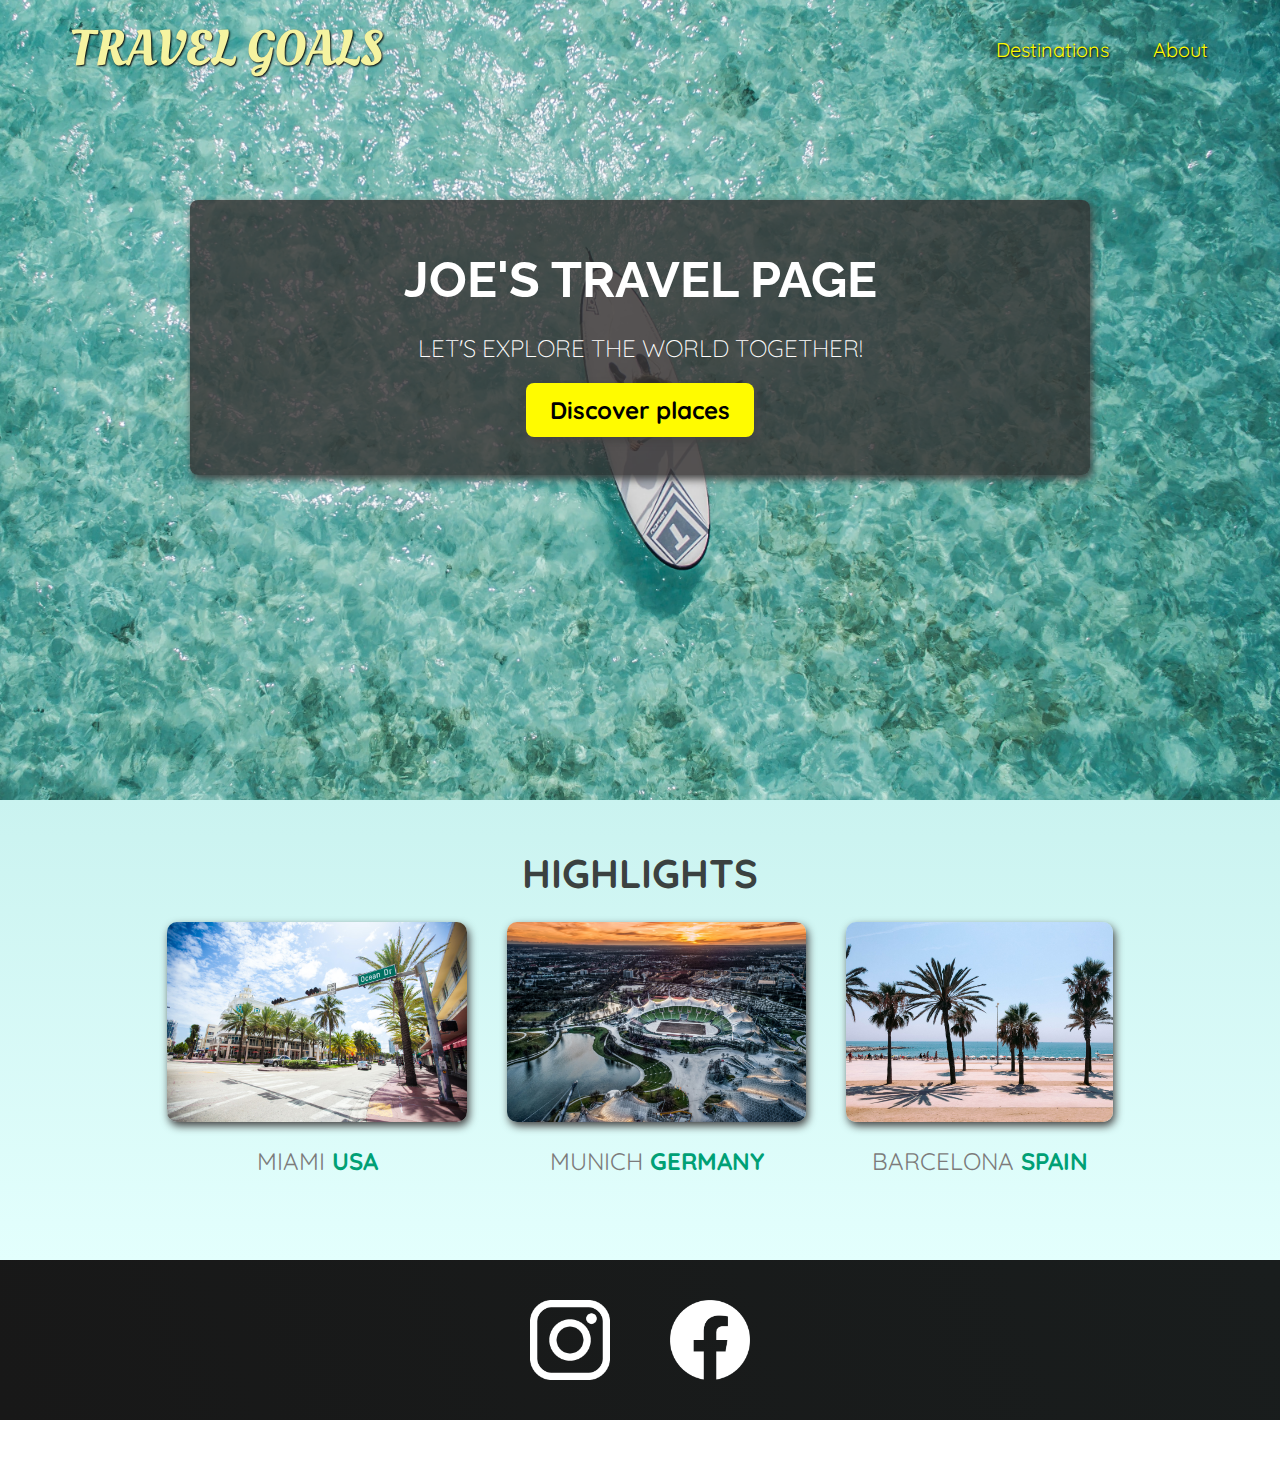
<file: index.html>
<!DOCTYPE html>
<html lang="en">
  <head>
    <meta charset="UTF-8" />
    <meta name="viewport" content="width=device-width, initial-scale=1.0" />
    <link
      href="https://fonts.googleapis.com/css2?family=Raleway:wght@700&family=Oleo+Script:wght@700&family=Quicksand:wght@300;500;700&display=swap"
      rel="stylesheet"
    />
    <link rel="stylesheet" href="/css/shared.css" />
    <link rel="stylesheet" href="/css/styles.css" />
    <title>Travel Goals</title>
  </head>
  <body>
    <header>
      <div id="page-logo">
        <a href="/index.html">Travel Goals</a>
      </div>
      <nav>
        <ul>
          <li><a href="/places.html">Destinations</a></li>
          <li><a href="">About</a></li>
        </ul>
      </nav>
    </header>
    <main>
      <section id="hero">
        <div id="hero-content">
          <h1>Joe's Travel Page</h1>
          <p>Let's explore the world together!</p>
          <a href="/places.html">Discover places</a>
        </div>
      </section>
      <section id="highlights">
        <h2>Highlights</h2>
        <ul id="destinations">
          <li class="destination">
            <img
              src="/images/places/miami.jpg"
              alt="Miami streets on a sunny day"
            />
            <p>Miami <strong>USA</strong></p>
          </li>
          <li class="destination">
            <img
              src="/images/places/munich.jpg"
              alt="Munich football stadium in winter"
            />
            <p>Munich <strong>Germany</strong></p>
          </li>
          <li class="destination">
            <img
              src="/images/places/barcelona.jpg"
              alt="Barcelona beach in summer"
            />
            <p>Barcelona <strong>Spain</strong></p>
          </li>
        </ul>
      </section>
    </main>
    <footer>
      <ul>
        <li>
          <a href="https://www.instagram.com"
            ><img src="/images/icons/insta.png" alt="Instagram Icon"
          /></a>
        </li>
        <li>
          <a href="https://www.facebook.com"
            ><img src="/images/icons/facebook.png" alt="Facebook icon"
          /></a>
        </li>
      </ul>
    </footer>
  </body>
</html>
</file>
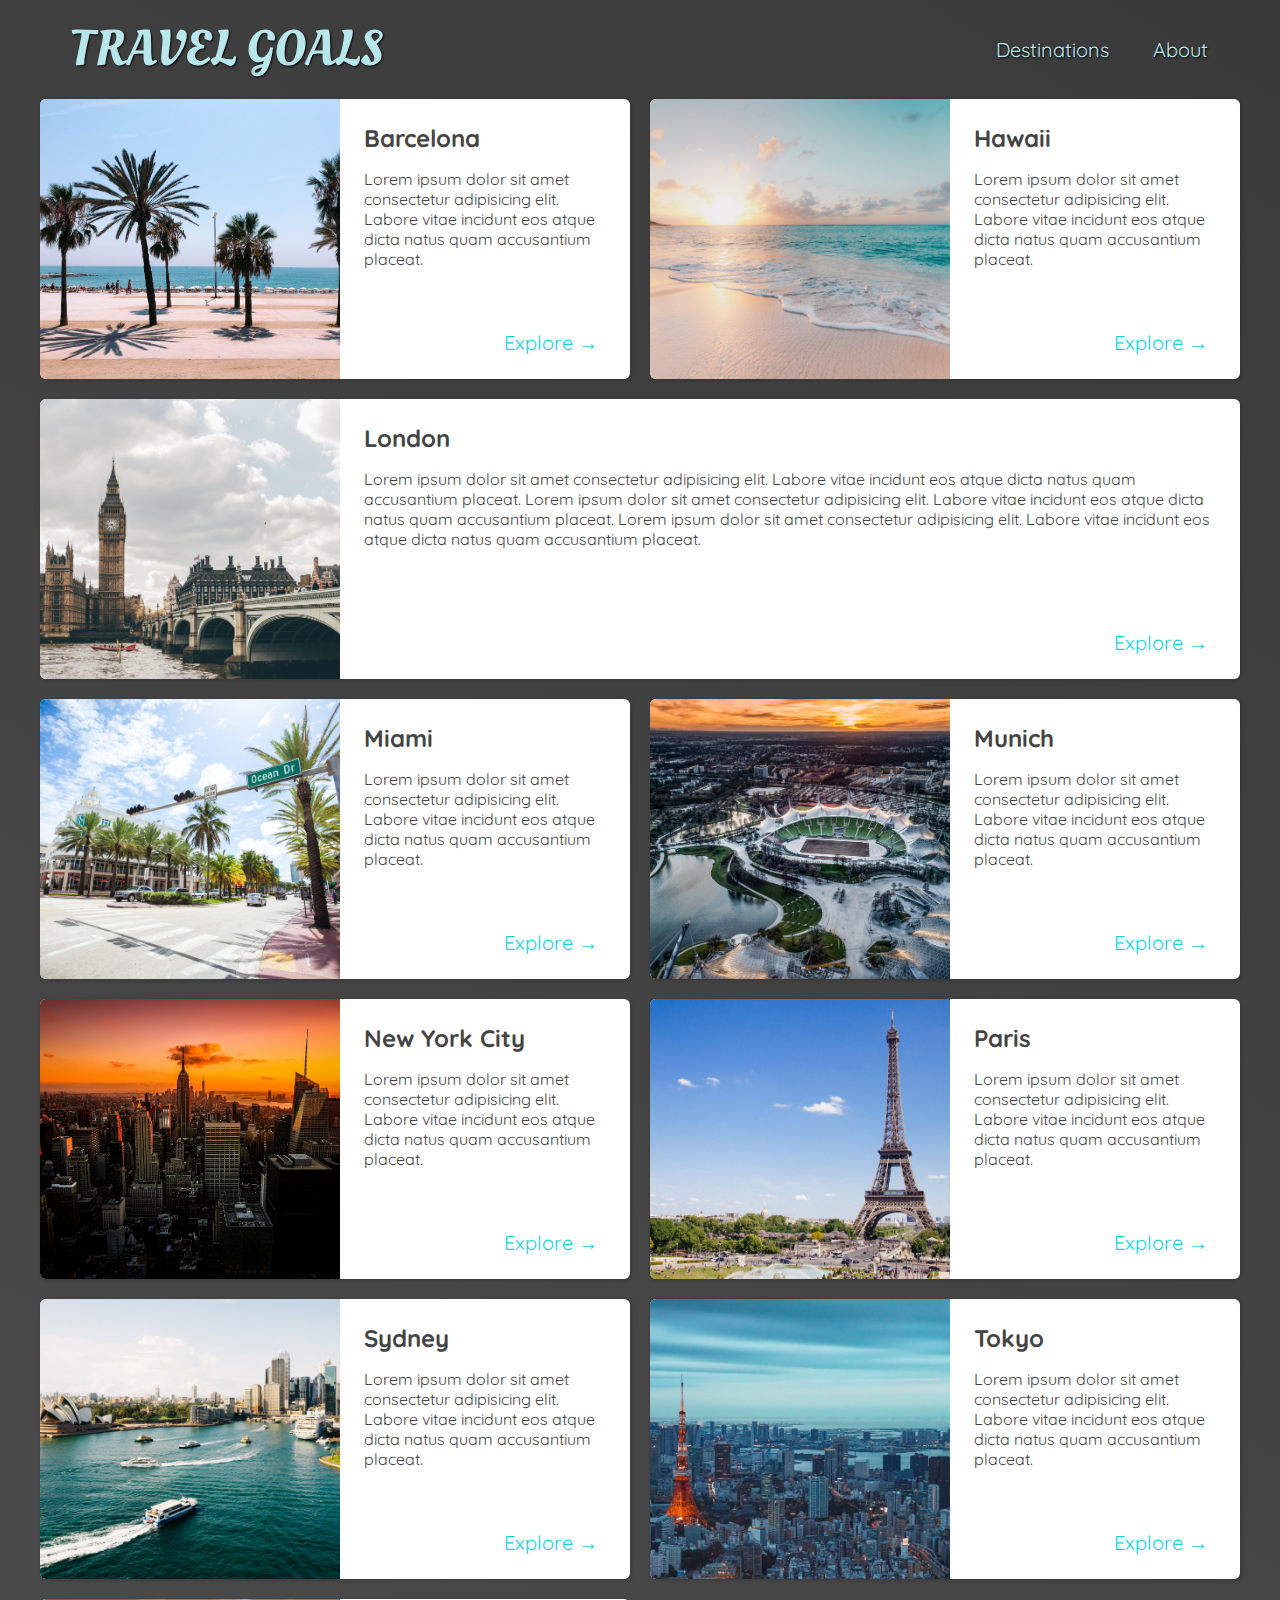
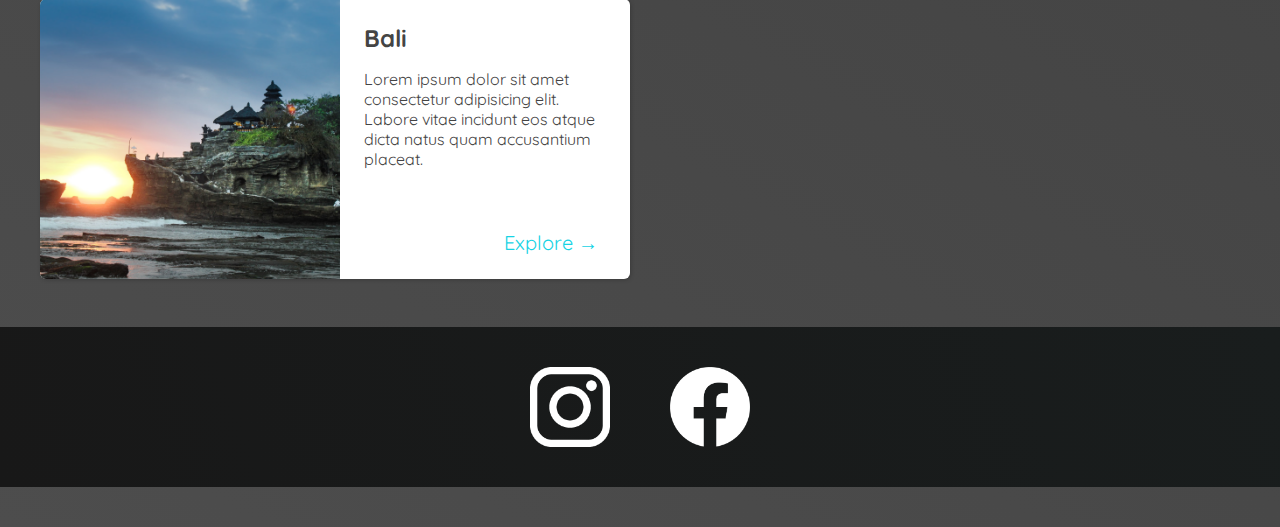
<file: places.html>
<!DOCTYPE html>
<html lang="en">
  <head>
    <meta charset="UTF-8" />
    <meta name="viewport" content="width=device-width, initial-scale=1.0" />
    <link
      href="https://fonts.googleapis.com/css2?family=Raleway:wght@700&family=Oleo+Script:wght@700&family=Quicksand:wght@300;500;700&display=swap"
      rel="stylesheet"
    />
    <link rel="stylesheet" href="/css/shared.css" />
    <link rel="stylesheet" href="/css/places.css" />
    <title>Travel Goals</title>
  </head>
  <body>
    <header>
      <div id="page-logo">
        <a href="/index.html">Travel Goals</a>
      </div>
      <nav>
        <ul>
          <li><a href="/places.html">Destinations</a></li>
          <li><a href="">About</a></li>
        </ul>
      </nav>
    </header>
    <main>
      <ul>
        <li>
          <img src="/images/places/barcelona.jpg" alt="City of Barcelona" />
          <div class="item-content">
            <div>
              <h2>Barcelona</h2>
              <p>
                Lorem ipsum dolor sit amet consectetur adipisicing elit. Labore
                vitae incidunt eos atque dicta natus quam accusantium placeat.
              </p>
            </div>
            <div class="actions">
              <a href="https://en.wikipedia.org/wiki/Barcelona">Explore &#x2192</a>
            </div>
          </div>
        </li>
        <li>
          <img src="/images/places/hawaii.jpg" alt="Hawaii beach" />
          <div class="item-content">
            <div>
              <h2>Hawaii</h2>
              <p>
                Lorem ipsum dolor sit amet consectetur adipisicing elit. Labore
                vitae incidunt eos atque dicta natus quam accusantium placeat.
              </p>
            </div>
            <div class="actions">
              <a href="https://en.wikipedia.org/wiki/Hawaii">Explore &#x2192</a>
            </div>
          </div>
        </li>
        <li>
          <img src="/images/places/london.jpg" alt="London city" />
          <div class="item-content">
            <div>
              <h2>London</h2>
              <p>
                Lorem ipsum dolor sit amet consectetur adipisicing elit. Labore
                vitae incidunt eos atque dicta natus quam accusantium placeat.
                Lorem ipsum dolor sit amet consectetur adipisicing elit. Labore
                vitae incidunt eos atque dicta natus quam accusantium placeat.
                Lorem ipsum dolor sit amet consectetur adipisicing elit. Labore
                vitae incidunt eos atque dicta natus quam accusantium placeat.
              </p>
            </div>
            <div class="actions">
              <a href="https://en.wikipedia.org/wiki/London">Explore &#x2192</a>
            </div>
          </div>
        </li>
        <li>
          <img src="/images/places/miami.jpg" alt="Miami streets" />
          <div class="item-content">
            <div>
              <h2>Miami</h2>
              <p>
                Lorem ipsum dolor sit amet consectetur adipisicing elit. Labore
                vitae incidunt eos atque dicta natus quam accusantium placeat.
              </p>
            </div>
            <div class="actions">
              <a href="https://en.wikipedia.org/wiki/Miami">Explore &#x2192</a>
            </div>
          </div>
        </li>
        <li>
          <img src="/images/places/munich.jpg" alt="Munich football stadium" />
          <div class="item-content">
            <div>
              <h2>Munich</h2>
              <p>
                Lorem ipsum dolor sit amet consectetur adipisicing elit. Labore
                vitae incidunt eos atque dicta natus quam accusantium placeat.
              </p>
            </div>
            <div class="actions">
              <a href="https://en.wikipedia.org/wiki/Munich">Explore &#x2192</a>
            </div>
          </div>
        </li>
        <li>
          <img src="/images/places/new-york-city.jpg" alt="New York City skyline" />
          <div class="item-content">
            <div>
              <h2>New York City</h2>
              <p>
                Lorem ipsum dolor sit amet consectetur adipisicing elit. Labore
                vitae incidunt eos atque dicta natus quam accusantium placeat.
              </p>
            </div>
            <div class="actions">
              <a href="https://en.wikipedia.org/wiki/New_York_City"
                >Explore &#x2192</a
              >
            </div>
          </div>
        </li>
        <li>
          <img src="/images/places/paris.jpg" alt="Paris city" />
          <div class="item-content">
            <div>
              <h2>Paris</h2>
              <p>
                Lorem ipsum dolor sit amet consectetur adipisicing elit. Labore
                vitae incidunt eos atque dicta natus quam accusantium placeat.
              </p>
            </div>
            <div class="actions">
              <a href="https://en.wikipedia.org/wiki/Paris">Explore &#x2192</a>
            </div>
          </div>
        </li>
        <li>
          <img src="/images/places/sydney.jpg" alt="Sydney beach" />
          <div class="item-content">
            <div>
              <h2>Sydney</h2>
              <p>
                Lorem ipsum dolor sit amet consectetur adipisicing elit. Labore
                vitae incidunt eos atque dicta natus quam accusantium placeat.
              </p>
            </div>
            <div class="actions">
              <a href="https://en.wikipedia.org/wiki/Sydney">Explore &#x2192</a>
            </div>
          </div>
        </li>
        <li>
          <img src="/images/places/tokyo.jpg" alt="Tokyo skyline" />
          <div class="item-content">
            <div>
              <h2>Tokyo</h2>
              <p>
                Lorem ipsum dolor sit amet consectetur adipisicing elit. Labore
                vitae incidunt eos atque dicta natus quam accusantium placeat.
              </p>
            </div>
            <div class="actions">
              <a href="https://en.wikipedia.org/wiki/Tokyo">Explore &#x2192</a>
            </div>
          </div>
        </li>
        <li>
          <img src="/images/places/bali.jpg" alt="Bali beach" />
          <div class="item-content">
            <div>
              <h2>Bali</h2>
              <p>
                Lorem ipsum dolor sit amet consectetur adipisicing elit. Labore
                vitae incidunt eos atque dicta natus quam accusantium placeat.
              </p>
            </div>
            <div class="actions">
              <a href="https://en.wikipedia.org/wiki/Bali">Explore &#x2192</a>
            </div>
          </div>
        </li>
      </ul>
    </main>
    <footer>
      <ul>
        <li>
          <a href="https://www.instagram.com"
            ><img src="/images/icons/insta.png" alt="Instagram Icon"
          /></a>
        </li>
        <li>
          <a href="https://www.facebook.com"
            ><img src="/images/icons/facebook.png" alt="Facebook icon"
          /></a>
        </li>
      </ul>
    </footer>
  </body>
</html>
</file>
<file: css/shared.css>
body {
  font-family: "Quicksand", sans-serif;
  margin: 0;
}

ul {
  list-style: none;
  margin: 0;
  padding: 0;
}

header {
  display: flex;
  align-items: center;
  justify-content: space-between;
  padding: 15px 60px;
  position: absolute;
  width: 100%;
  box-sizing: border-box;
}

header ul {
  display: flex;
  justify-content: flex-end;
}

header li {
  margin-left: 20px;
}

header a {
  color: rgb(255, 251, 0);
  text-decoration: none;
  font-size: 20px;
  padding: 12px;
  text-shadow: 1px 1px 2px rgb(0, 0, 0);
  border-radius: 6px;
}

header nav a:hover {
  color: rgb(77, 77, 77);
  background-color: rgb(255, 251, 0);
}

#page-logo a {
  padding: 10px;
  font-family: "Oleo Script", sans-serif;
  color: rgb(245, 243, 160);
  font-size: 50px;
  text-decoration: none;
  text-transform: uppercase;
  text-shadow: 1px 1px 2px rgb(0, 0, 0);
}

footer {
  background: linear-gradient(70deg, rgb(24, 24, 24), rgb(25, 29, 29));

  margin-bottom: 40px;
}

footer ul {
  display: flex;
  justify-content: center;
  padding: 20px 30px;
}

footer li {
  width: 80px;
  height: 80px;
  padding: 20px 30px;
}

footer img {
  width: 100%;
  height: 100%;
}
</file>
<file: css/styles.css>
#hero {
  height: 800px;
  width: 100%;
  background-image: url("/images/places/ocean.jpg");
  background-position: center;
  background-size: cover;
}

#hero-content {
  width: 900px;
  background-color: rgba(51, 47, 47, 0.8);
  box-shadow: 2px 4px 8px rgb(68, 67, 67);
  border-radius: 8px;
  text-align: center;
  padding: 50px 0;
  margin: 0 auto;
  position: relative;
  top: 200px;
}

#hero-content h1 {
  color: white;
  text-transform: uppercase;
  font-size: 50px;
  font-family: "Raleway", sans-serif;
  margin: 0;
}

#hero-content p {
  color: white;
  text-transform: uppercase;
  font-size: 24px;
  font-weight: 300;
  margin-bottom: 32px;
}

#hero-content a {
  text-decoration: none;
  background-color: rgb(255, 251, 0);
  padding: 12px 24px;
  color: black;
  font-size: 24px;
  font-weight: bold;
  border-radius: 8px;
  box-shadow: 2px 4px 8px rgb(68, 67, 67);
}

#hero-content a:hover {
  background-color: rgb(255, 238, 0);
}

#highlights {
  padding: 24px;
  background: linear-gradient(0deg, rgb(227, 255, 253), rgb(202, 243, 240));
}

#highlights h2 {
  text-transform: uppercase;
  text-align: center;
  font-size: 40px;
  color: rgb(59, 65, 64);
  margin: 24px 0;
}

#destinations {
  display: flex;
  width: 90%;
  margin: auto;
  margin-bottom: 40px;
  justify-content: center;
}

.destination {
  margin: 0 20px;
  text-transform: uppercase;
}

.destination p {
  text-align: center;
  font-size: 24px;
  color: rgb(124, 123, 123);
  margin: 20px 0;
}

.destination strong {
  color: rgb(0, 160, 117);
}

.destination img {
  height: 200px;
  width: 100%;
  box-shadow: 2px 4px 8px rgb(68, 67, 67);
  border-radius: 10px;
  object-fit: cover;
}
</file>
<file: css/places.css>
body {
  background: linear-gradient(30deg, rgb(77, 77, 77), rgb(58, 58, 58));
  color: rgb(68, 68, 68);
}

#page-logo a {
  color: rgb(183, 230, 235);
}

header {
  position: static;
}

header a {
  color: rgb(183, 230, 235);
}

header nav a:hover {
  background-color: rgb(183, 230, 235);
  color: rgb(59, 59, 59);
}

main ul {
  width: 1200px;
  margin: 0 auto 48px auto;
  display: grid;
  grid-template-columns: 1fr 1fr;
  gap: 20px 20px;
}

main li {
  display: flex;
  background-color: white;
  box-shadow: 1px 1px 4px rgba(0, 0, 0, 0.2);
  border-radius: 6px;
  overflow: hidden;
}

ul li:nth-child(3) {
  grid-column: 1 / span 2;
}

main li img {
  width: 300px;
  height: 280px;
  object-fit: cover;
}

.item-content {
  padding: 24px;
  display: flex;
  flex-direction: column;
  justify-content: space-between;
}

.item-content h2 {
  margin: 0;
}

.actions {
  text-align: right;
}

.actions a {
  text-decoration: none;
  color: rgb(22, 211, 228);
  border-radius: 5px;
  font-size: 20px;
  padding: 8px;
}

.actions a:hover {
  background-color: rgb(235, 253, 255);
}
</file>
